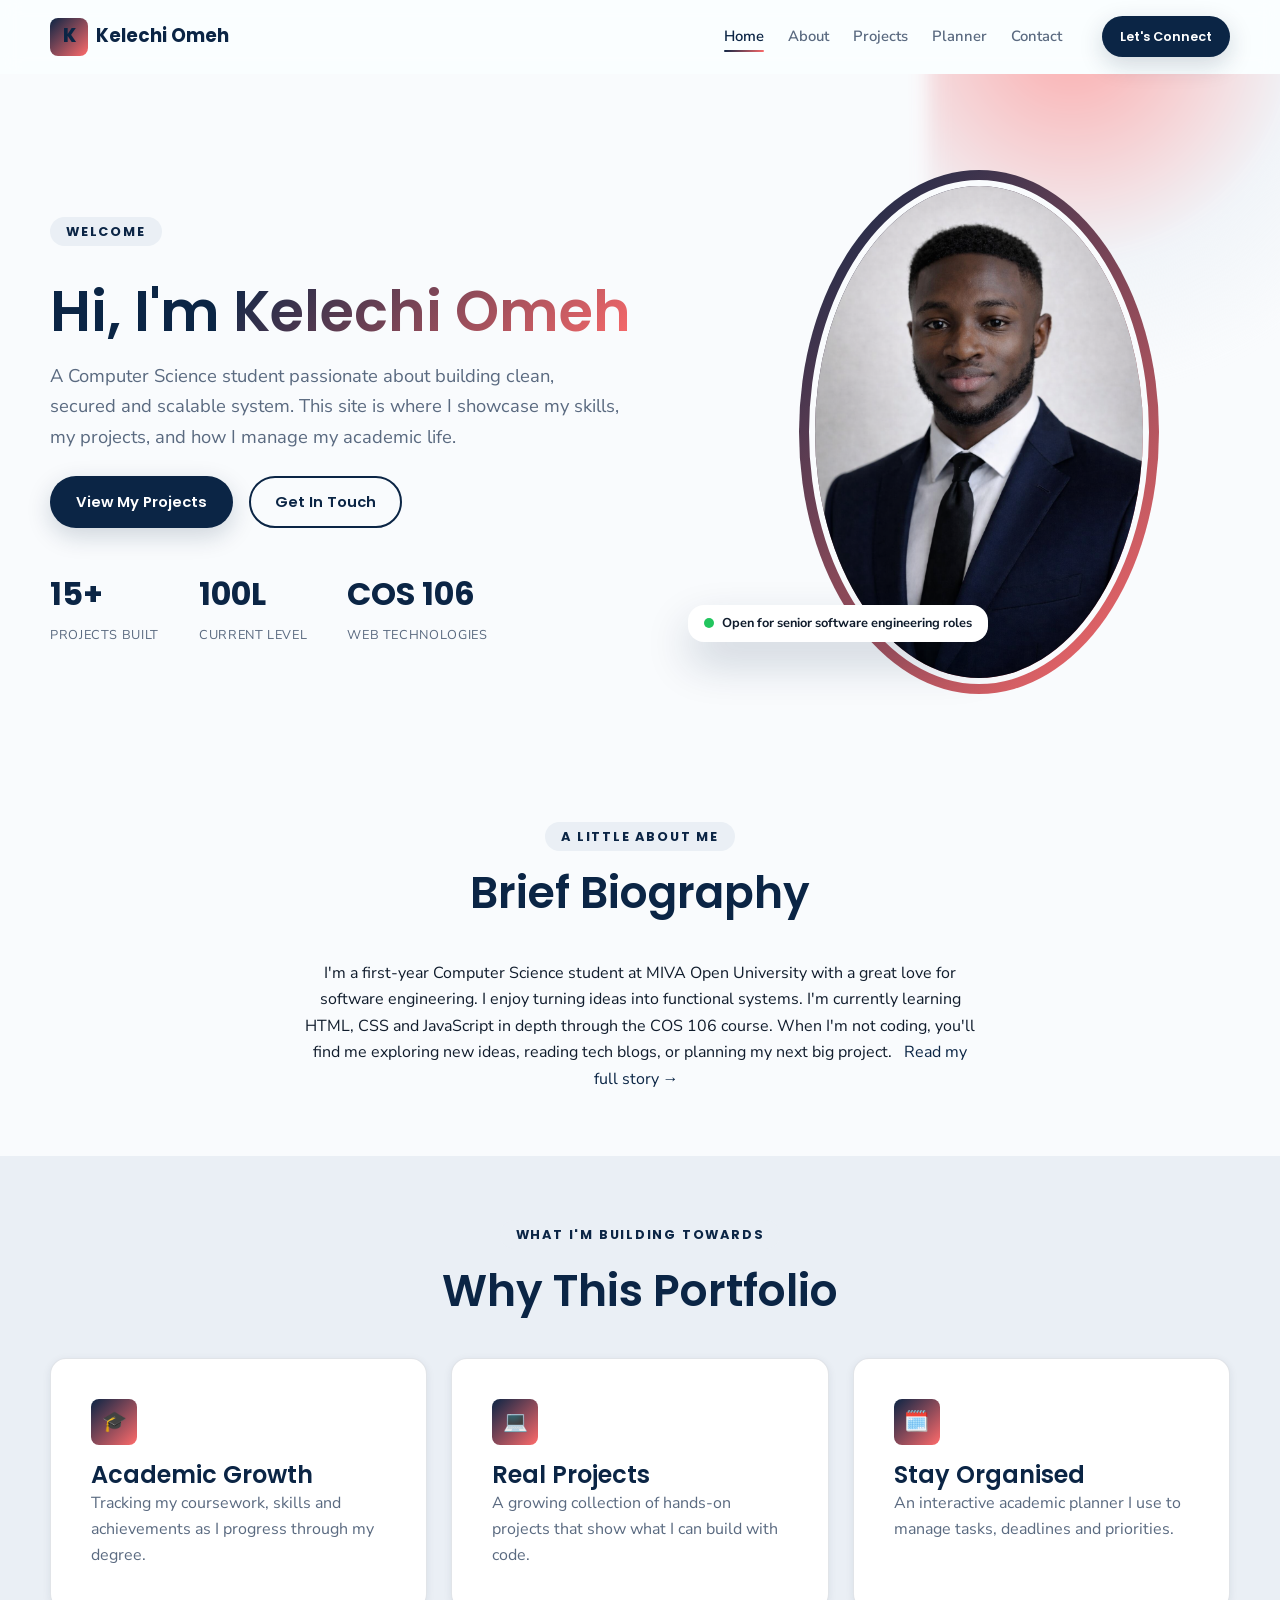
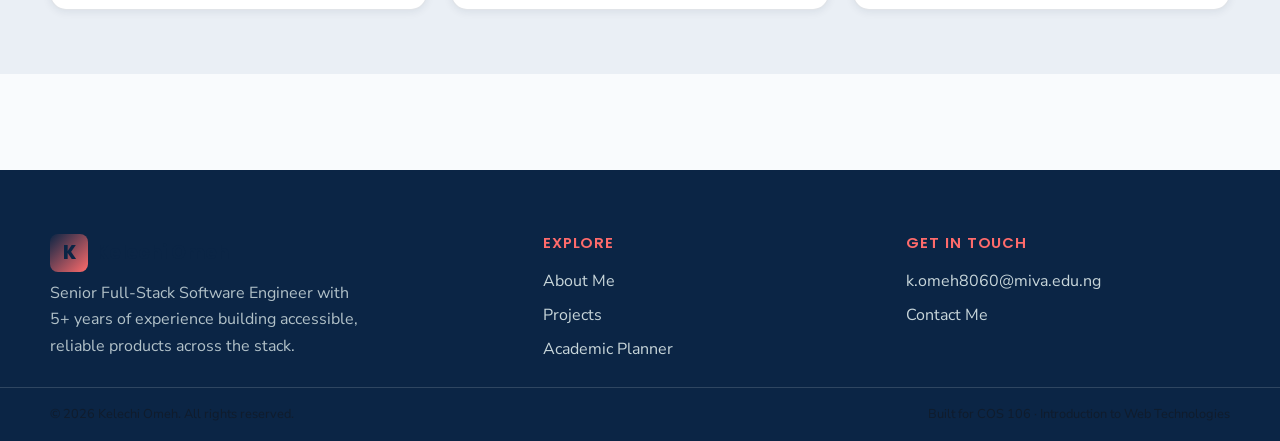
<file: index.html>
<!DOCTYPE html>
<html lang="en">

<head>
  <meta charset="UTF-8" />
  <meta name="viewport" content="width=device-width, initial-scale=1.0" />
  <title>Kelechi Omeh | Student Portfolio</title>
  <meta name="description"
    content="Personal academic portfolio of Kelechi Omeh. A Computer Science student showcasing skills, projects, and academic journey." />
  <link rel="icon" type="image/svg+xml" href="assets/images/favicon.svg" />
  <link rel="preconnect" href="https://fonts.googleapis.com" />
  <link rel="preconnect" href="https://fonts.gstatic.com" crossorigin />
  <link
    href="https://fonts.googleapis.com/css2?family=Poppins:wght@600;700;800&family=Nunito+Sans:wght@400;600;700&display=swap"
    rel="stylesheet" />
  <link rel="stylesheet" href="assets/css/main.css" />
</head>

<body>
  <a href="#main" class="skip-link">Skip to content</a>

  <header class="site-header">
    <div class="container">
      <a href="index.html" class="brand">
        <span class="brand-mark">K</span>
        Kelechi Omeh
      </a>

      <nav class="main-nav" id="main-nav">
        <ul class="nav-list">
          <li><a href="index.html" class="nav-link">Home</a></li>
          <li><a href="about.html" class="nav-link">About</a></li>
          <li><a href="projects.html" class="nav-link">Projects</a></li>
          <li><a href="planner.html" class="nav-link">Planner</a></li>
          <li><a href="contact.html" class="nav-link">Contact</a></li>
        </ul>
        <a href="contact.html" class="btn btn-primary btn-sm nav-cta">Let's Connect</a>
      </nav>

      <button class="nav-toggle" id="nav-toggle" aria-label="Toggle navigation menu" aria-expanded="false"
        aria-controls="main-nav">
        <span></span><span></span><span></span>
      </button>
    </div>
  </header>

  <main id="main">
    <!-- Hero -->
    <section class="hero">
      <div class="container">
        <div class="hero-copy">
          <span class="eyebrow">Welcome</span>
          <h1>Hi, I'm <span class="highlight">Kelechi Omeh</span></h1>
          <p>
            A Computer Science student passionate about building clean, secured and scalable system.
            This site is where I showcase my skills, my projects, and how I manage my academic life.
          </p>
          <div class="hero-actions">
            <a href="projects.html" class="btn btn-primary">View My Projects</a>
            <a href="contact.html" class="btn btn-outline">Get In Touch</a>
          </div>
          <div class="hero-stats">
            <div class="hero-stat">
              <strong>15+</strong>
              <span>Projects Built</span>
            </div>
            <div class="hero-stat">
              <strong>100L</strong>
              <span>Current Level</span>
            </div>
            <div class="hero-stat">
              <strong>COS 106</strong>
              <span>Web Technologies</span>
            </div>
          </div>
        </div>

        <div class="hero-figure">
          <div class="hero-photo-ring animate-float">
            <img src="assets/images/avatar.png" alt="Portrait photo of Kelechi Omeh" width="360" height="360" />
          </div>
          <div class="hero-badge">
            <span class="dot"></span>
            Open for senior software engineering roles
          </div>
        </div>
      </div>
    </section>

    <!-- Brief biography -->
    <section class="section section--tight">
      <div class="container">
        <div class="section-heading">
          <span class="eyebrow">A little about me</span>
          <h2>Brief Biography</h2>
        </div>
        <p style="max-width: 68ch; margin-inline: auto; text-align: center;">
          I'm a first-year Computer Science student at MIVA Open University with a great love for software
          engineering.
          I enjoy turning ideas into functional systems. I'm currently learning HTML,
          CSS and JavaScript in depth through the COS 106 course. When I'm not coding, you'll find me
          exploring new ideas, reading tech blogs, or planning my next big project.
          <a href="about.html" class="btn-ghost">Read my full story &rarr;</a>
        </p>
      </div>
    </section>

    <!-- Highlights -->
    <section class="section section--tight" style="background: var(--color-bg-alt);">
      <div class="container">
        <div class="section-heading">
          <span class="eyebrow">What I'm building towards</span>
          <h2>Why This Portfolio</h2>
        </div>
        <div class="feature-grid">
          <div class="card feature-card reveal">
            <div class="feature-icon">🎓</div>
            <h3>Academic Growth</h3>
            <p class="text-muted">Tracking my coursework, skills and achievements as I progress through my degree.</p>
          </div>
          <div class="card feature-card reveal">
            <div class="feature-icon">💻</div>
            <h3>Real Projects</h3>
            <p class="text-muted">A growing collection of hands-on projects that show what I can build with code.</p>
          </div>
          <div class="card feature-card reveal">
            <div class="feature-icon">🗓️</div>
            <h3>Stay Organised</h3>
            <p class="text-muted">An interactive academic planner I use to manage tasks, deadlines and priorities.</p>
          </div>
        </div>
      </div>
    </section>
  </main>

  <footer class="site-footer">
    <div class="container">
      <div class="footer-brand">
        <div class="brand"><span class="brand-mark">K</span> Kelechi Omeh</div>
        <p>Senior Full-Stack Software Engineer with 5+ years of experience building accessible, reliable products across
          the stack.</p>
      </div>
      <div>
        <h4 class="footer-heading">Explore</h4>
        <ul class="footer-links">
          <li><a href="about.html">About Me</a></li>
          <li><a href="projects.html">Projects</a></li>
          <li><a href="planner.html">Academic Planner</a></li>
        </ul>
      </div>
      <div>
        <h4 class="footer-heading">Get In Touch</h4>
        <ul class="footer-links">
          <li><a href="mailto:k.omeh8060@miva.edu.ng">k.omeh8060@miva.edu.ng</a></li>
          <li><a href="contact.html">Contact Me</a></li>
        </ul>
      </div>
    </div>
    <div class="footer-bottom">
      <div class="container">
        <p>&copy; <span id="year"></span> Kelechi Omeh. All rights reserved.</p>
        <p>Built for COS 106 &middot; Introduction to Web Technologies</p>
      </div>
    </div>
  </footer>

  <script type="module" src="assets/js/main.js"></script>
</body>

</html>
</file>
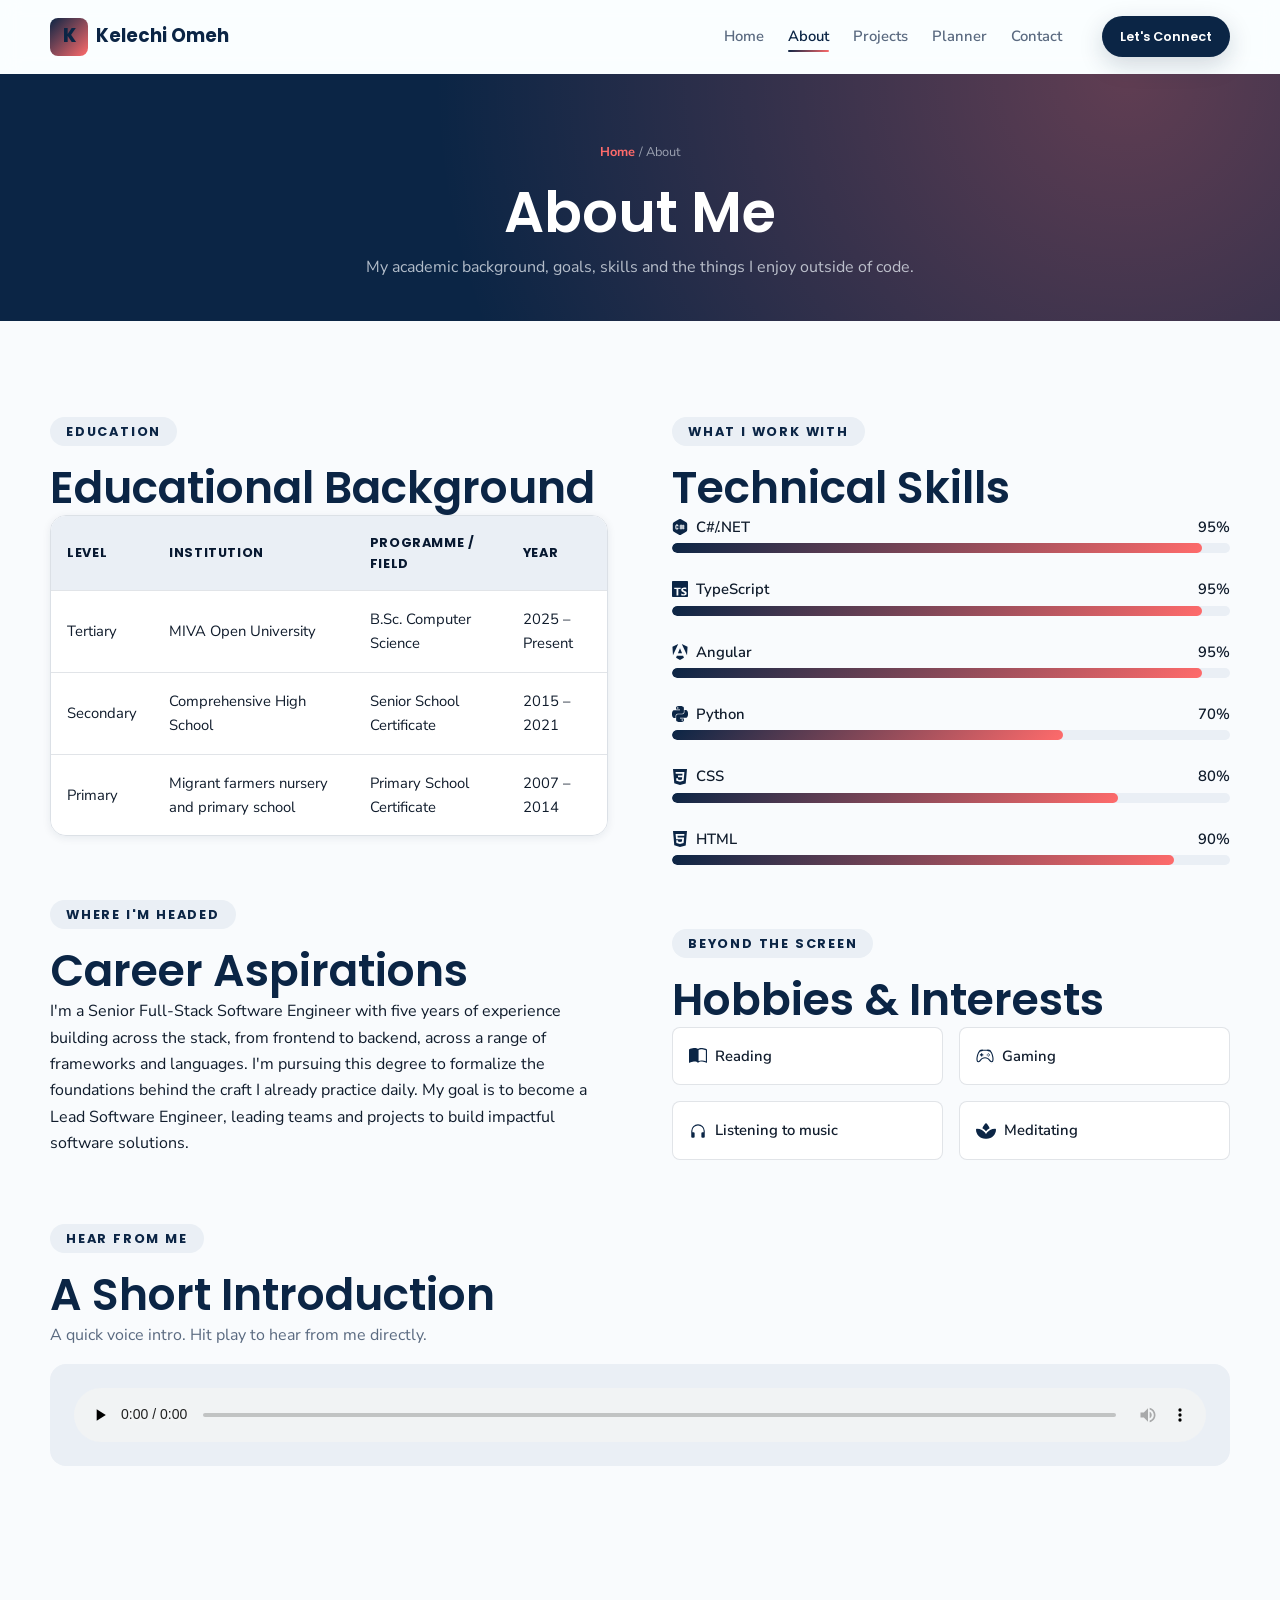
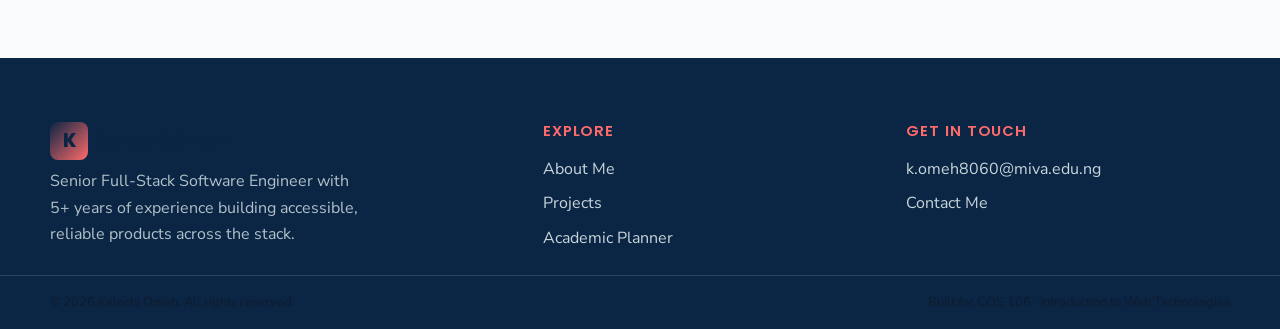
<file: about.html>
<!DOCTYPE html>
<html lang="en">

<head>
  <meta charset="UTF-8" />
  <meta name="viewport" content="width=device-width, initial-scale=1.0" />
  <title>About Me | Kelechi Omeh</title>
  <meta name="description"
    content="Educational background, career aspirations, technical skills and hobbies of Kelechi Omeh." />
  <link rel="icon" type="image/svg+xml" href="assets/images/favicon.svg" />
  <link rel="preconnect" href="https://fonts.googleapis.com" />
  <link rel="preconnect" href="https://fonts.gstatic.com" crossorigin />
  <link
    href="https://fonts.googleapis.com/css2?family=Poppins:wght@600;700;800&family=Nunito+Sans:wght@400;600;700&display=swap"
    rel="stylesheet" />
  <link rel="stylesheet" href="assets/css/main.css" />
</head>

<body>
  <a href="#main" class="skip-link">Skip to content</a>

  <header class="site-header">
    <div class="container">
      <a href="index.html" class="brand">
        <span class="brand-mark">K</span>
        Kelechi Omeh
      </a>

      <nav class="main-nav" id="main-nav">
        <ul class="nav-list">
          <li><a href="index.html" class="nav-link">Home</a></li>
          <li><a href="about.html" class="nav-link">About</a></li>
          <li><a href="projects.html" class="nav-link">Projects</a></li>
          <li><a href="planner.html" class="nav-link">Planner</a></li>
          <li><a href="contact.html" class="nav-link">Contact</a></li>
        </ul>
        <a href="contact.html" class="btn btn-primary btn-sm nav-cta">Let's Connect</a>
      </nav>

      <button class="nav-toggle" id="nav-toggle" aria-label="Toggle navigation menu" aria-expanded="false"
        aria-controls="main-nav">
        <span></span><span></span><span></span>
      </button>
    </div>
  </header>

  <main id="main">
    <section class="page-banner">
      <div class="container">
        <p class="breadcrumb"><a href="index.html">Home</a> / About</p>
        <h1>About Me</h1>
        <p class="text-muted">My academic background, goals, skills and the things I enjoy outside of code.</p>
      </div>
    </section>

    <section class="section">
      <div class="container">
        <div class="bio-grid">
          <div>
            <div class="about-block reveal">
              <span class="eyebrow">Education</span>
              <h2>Educational Background</h2>
              <div class="table-wrap">
                <table class="data-table">
                  <caption class="visually-hidden">A summary of my educational background</caption>
                  <thead>
                    <tr>
                      <th scope="col">Level</th>
                      <th scope="col">Institution</th>
                      <th scope="col">Programme / Field</th>
                      <th scope="col">Year</th>
                    </tr>
                  </thead>
                  <tbody>
                    <tr>
                      <td>Tertiary</td>
                      <td>MIVA Open University</td>
                      <td>B.Sc. Computer Science</td>
                      <td>2025 &ndash; Present</td>
                    </tr>
                    <tr>
                      <td>Secondary</td>
                      <td>Comprehensive High School</td>
                      <td>Senior School Certificate</td>
                      <td>2015 &ndash; 2021</td>
                    </tr>
                    <tr>
                      <td>Primary</td>
                      <td>Migrant farmers nursery and primary school</td>
                      <td>Primary School Certificate</td>
                      <td>2007 &ndash; 2014</td>
                    </tr>
                  </tbody>
                </table>
              </div>
            </div>

            <div class="about-block reveal">
              <span class="eyebrow">Where I'm headed</span>
              <h2>Career Aspirations</h2>
              <p>
                I'm a Senior Full-Stack Software Engineer with five years of experience building across the stack, from
                frontend to
                backend, across a range of frameworks and languages. I'm pursuing this degree to formalize the
                foundations behind the
                craft I already practice daily. My goal is to become a Lead Software Engineer, leading teams and
                projects to build impactful software solutions.
              </p>
            </div>
          </div>

          <div>
            <div class="about-block reveal">
              <span class="eyebrow">What I work with</span>
              <h2>Technical Skills</h2>
              <div class="skills-grid">
                <div class="skill-row">
                  <div class="skill-label">
                    <span class="skill-name">
                      <svg class="skill-icon" viewBox="0 0 24 24" width="16" height="16" fill="currentColor"
                        aria-hidden="true">
                        <path
                          d="M1.194 7.543v8.913c0 1.103.588 2.122 1.544 2.674l7.718 4.456a3.086 3.086 0 0 0 3.088 0l7.718-4.456a3.087 3.087 0 0 0 1.544-2.674V7.543a3.084 3.084 0 0 0-1.544-2.673L13.544.414a3.086 3.086 0 0 0-3.088 0L2.738 4.87a3.085 3.085 0 0 0-1.544 2.673Zm5.403 2.914v3.087a.77.77 0 0 0 .772.772.773.773 0 0 0 .772-.772.773.773 0 0 1 1.317-.546.775.775 0 0 1 .226.546 2.314 2.314 0 1 1-4.631 0v-3.087c0-.615.244-1.203.679-1.637a2.312 2.312 0 0 1 3.274 0c.434.434.678 1.023.678 1.637a.769.769 0 0 1-.226.545.767.767 0 0 1-1.091 0 .77.77 0 0 1-.226-.545.77.77 0 0 0-.772-.772.771.771 0 0 0-.772.772Zm12.35 3.087a.77.77 0 0 1-.772.772h-.772v.772a.773.773 0 0 1-1.544 0v-.772h-1.544v.772a.773.773 0 0 1-1.317.546.775.775 0 0 1-.226-.546v-.772H12a.771.771 0 1 1 0-1.544h.772v-1.543H12a.77.77 0 1 1 0-1.544h.772v-.772a.773.773 0 0 1 1.317-.546.775.775 0 0 1 .226.546v.772h1.544v-.772a.773.773 0 0 1 1.544 0v.772h.772a.772.772 0 0 1 0 1.544h-.772v1.543h.772a.776.776 0 0 1 .772.772Zm-3.088-2.315h-1.544v1.543h1.544v-1.543Z" />
                      </svg>
                      C#/.NET
                    </span>
                    <span>95%</span>
                  </div>
                  <div class="skill-bar"><span style="width: 95%;"></span></div>
                </div>
                <div class="skill-row">
                  <div class="skill-label">
                    <span class="skill-name">
                      <svg class="skill-icon" viewBox="0 0 24 24" width="16" height="16" fill="currentColor"
                        aria-hidden="true">
                        <path
                          d="M1.125 0C.502 0 0 .502 0 1.125v21.75C0 23.498.502 24 1.125 24h21.75c.623 0 1.125-.502 1.125-1.125V1.125C24 .502 23.498 0 22.875 0zm17.363 9.75c.612 0 1.154.037 1.627.111a6.38 6.38 0 0 1 1.306.34v2.458a3.95 3.95 0 0 0-.643-.361 5.093 5.093 0 0 0-.717-.26 5.453 5.453 0 0 0-1.426-.2c-.3 0-.573.028-.819.086a2.1 2.1 0 0 0-.623.242c-.17.104-.3.229-.393.374a.888.888 0 0 0-.14.49c0 .196.053.373.156.529.104.156.252.304.443.444s.423.276.696.41c.273.135.582.274.926.416.47.197.892.407 1.266.628.374.222.695.473.963.753.268.279.472.598.614.957.142.359.214.776.214 1.253 0 .657-.125 1.21-.373 1.656a3.033 3.033 0 0 1-1.012 1.085 4.38 4.38 0 0 1-1.487.596c-.566.12-1.163.18-1.79.18a9.916 9.916 0 0 1-1.84-.164 5.544 5.544 0 0 1-1.512-.493v-2.63a5.033 5.033 0 0 0 3.237 1.2c.333 0 .624-.03.872-.09.249-.06.456-.144.623-.25.166-.108.29-.234.373-.38a1.023 1.023 0 0 0-.074-1.089 2.12 2.12 0 0 0-.537-.5 5.597 5.597 0 0 0-.807-.444 27.72 27.72 0 0 0-1.007-.436c-.918-.383-1.602-.852-2.053-1.405-.45-.553-.676-1.222-.676-2.005 0-.614.123-1.141.369-1.582.246-.441.58-.804 1.004-1.089a4.494 4.494 0 0 1 1.47-.629 7.536 7.536 0 0 1 1.77-.201zm-15.113.188h9.563v2.166H9.506v9.646H6.789v-9.646H3.375z" />
                      </svg>
                      TypeScript
                    </span>
                    <span>95%</span>
                  </div>
                  <div class="skill-bar"><span style="width: 95%;"></span></div>
                </div>

                <div class="skill-row">
                  <div class="skill-label">
                    <span class="skill-name">
                      <svg class="skill-icon" viewBox="0 0 24 24" width="16" height="16" fill="currentColor"
                        aria-hidden="true">
                        <path
                          d="M16.712 17.711H7.288l-1.204 2.916L12 24l5.916-3.373-1.204-2.916ZM14.692 0l7.832 16.855.814-12.856L14.692 0ZM9.308 0 .662 3.999l.814 12.856L9.308 0Zm-.405 13.93h6.198L12 6.396 8.903 13.93Z" />
                      </svg>
                      Angular
                    </span>
                    <span>95%</span>
                  </div>
                  <div class="skill-bar"><span style="width: 95%;"></span></div>
                </div>
                <div class="skill-row">
                  <div class="skill-label">
                    <span class="skill-name">
                      <svg class="skill-icon" viewBox="0 0 24 24" width="16" height="16" fill="currentColor"
                        aria-hidden="true">
                        <path
                          d="M14.25.18l.9.2.73.26.59.3.45.32.34.34.25.34.16.33.1.3.04.26.02.2-.01.13V8.5l-.05.63-.13.55-.21.46-.26.38-.3.31-.33.25-.35.19-.35.14-.33.1-.3.07-.26.04-.21.02H8.77l-.69.05-.59.14-.5.22-.41.27-.33.32-.27.35-.2.36-.15.37-.1.35-.07.32-.04.27-.02.21v3.06H3.17l-.21-.03-.28-.07-.32-.12-.35-.18-.36-.26-.36-.36-.35-.46-.32-.59-.28-.73-.21-.88-.14-1.05-.05-1.23.06-1.22.16-1.04.24-.87.32-.71.36-.57.4-.44.42-.33.42-.24.4-.16.36-.1.32-.05.24-.01h.16l.06.01h8.16v-.83H6.18l-.01-2.75-.02-.37.05-.34.11-.31.17-.28.25-.26.31-.23.38-.2.44-.18.51-.15.58-.12.64-.1.71-.06.77-.04.84-.02 1.27.05zm-6.3 1.98l-.23.33-.08.41.08.41.23.34.33.22.41.09.41-.09.33-.22.23-.34.08-.41-.08-.41-.23-.33-.33-.22-.41-.09-.41.09zm13.09 3.95l.28.06.32.12.35.18.36.27.36.35.35.47.32.59.28.73.21.88.14 1.04.05 1.23-.06 1.23-.16 1.04-.24.86-.32.71-.36.57-.4.45-.42.33-.42.24-.4.16-.36.09-.32.05-.24.02-.16-.01h-8.22v.82h5.84l.01 2.76.02.36-.05.34-.11.31-.17.29-.25.25-.31.24-.38.2-.44.17-.51.15-.58.13-.64.09-.71.07-.77.04-.84.01-1.27-.04-1.07-.14-.9-.2-.73-.25-.59-.3-.45-.33-.34-.34-.25-.34-.16-.33-.1-.3-.04-.25-.02-.2.01-.13v-5.34l.05-.64.13-.54.21-.46.26-.38.3-.32.33-.24.35-.2.35-.14.33-.1.3-.06.26-.04.21-.02.13-.01h5.84l.69-.05.59-.14.5-.21.41-.28.33-.32.27-.35.2-.36.15-.36.1-.35.07-.32.04-.28.02-.21V6.07h2.09l.14.01zm-6.47 14.25l-.23.33-.08.41.08.41.23.33.33.23.41.08.41-.08.33-.23.23-.33.08-.41-.08-.41-.23-.33-.33-.23-.41-.08-.41.08z" />
                      </svg>
                      Python
                    </span>
                    <span>70%</span>
                  </div>
                  <div class="skill-bar"><span style="width: 70%;"></span></div>
                </div>
                <div class="skill-row">
                  <div class="skill-label">
                    <span class="skill-name">
                      <svg class="skill-icon" viewBox="0 0 24 24" width="16" height="16" fill="currentColor"
                        aria-hidden="true">
                        <path
                          d="M1.5 0h21l-1.91 21.563L11.977 24l-8.565-2.438L1.5 0zm17.09 4.413L5.41 4.41l.213 2.622 10.125.002-.255 2.716h-6.64l.24 2.573h6.182l-.366 3.523-2.91.804-2.956-.81-.188-2.11h-2.61l.29 3.855L12 19.288l5.373-1.53L18.59 4.414z" />
                      </svg>
                      CSS
                    </span>
                    <span>80%</span>
                  </div>
                  <div class="skill-bar"><span style="width: 80%;"></span></div>
                </div>
                <div class="skill-row">
                  <div class="skill-label">
                    <span class="skill-name">
                      <svg class="skill-icon" viewBox="0 0 24 24" width="16" height="16" fill="currentColor"
                        aria-hidden="true">
                        <path
                          d="M1.5 0h21l-1.91 21.563L11.977 24l-8.564-2.438L1.5 0zm7.031 9.75l-.232-2.718 10.059.003.23-2.622L5.412 4.41l.698 8.01h9.126l-.326 3.426-2.91.804-2.955-.81-.188-2.11H6.248l.33 4.171L12 19.351l5.379-1.443.744-8.157H8.531z" />
                      </svg>
                      HTML
                    </span>
                    <span>90%</span>
                  </div>
                  <div class="skill-bar"><span style="width: 90%;"></span></div>
                </div>
              </div>
            </div>

            <div class="about-block reveal">
              <span class="eyebrow">Beyond the screen</span>
              <h2>Hobbies &amp; Interests</h2>
              <ul class="hobby-list">
                <li class="hobby-item">
                  <svg class="hobby-icon" viewBox="0 0 16 16" width="18" height="18" fill="currentColor"
                    aria-hidden="true">
                    <path
                      d="M8.5 2.687c.654-.689 1.782-.886 3.112-.752 1.234.124 2.503.523 3.388.893v9.923c-.918-.35-2.107-.692-3.287-.81-1.094-.111-2.278-.039-3.213.492zM8 1.783C7.015.936 5.587.81 4.287.94c-1.514.153-3.042.672-3.994 1.105A.5.5 0 0 0 0 2.5v11a.5.5 0 0 0 .707.455c.882-.4 2.303-.881 3.68-1.02 1.409-.142 2.59.087 3.223.877a.5.5 0 0 0 .78 0c.633-.79 1.814-1.019 3.222-.877 1.378.139 2.8.62 3.681 1.02A.5.5 0 0 0 16 13.5v-11a.5.5 0 0 0-.293-.455c-.952-.433-2.48-.952-3.994-1.105C10.413.809 8.985.936 8 1.783" />
                  </svg>
                  Reading
                </li>
                <li class="hobby-item">
                  <svg class="hobby-icon" viewBox="0 0 16 16" width="18" height="18" fill="currentColor"
                    aria-hidden="true">
                    <path
                      d="M11.5 6.027a.5.5 0 1 1-1 0 .5.5 0 0 1 1 0m-1.5 1.5a.5.5 0 1 0 0-1 .5.5 0 0 0 0 1m2.5-.5a.5.5 0 1 1-1 0 .5.5 0 0 1 1 0m-1.5 1.5a.5.5 0 1 0 0-1 .5.5 0 0 0 0 1m-6.5-3h1v1h1v1h-1v1h-1v-1h-1v-1h1z" />
                    <path
                      d="M3.051 3.26a.5.5 0 0 1 .354-.613l1.932-.518a.5.5 0 0 1 .62.39c.655-.079 1.35-.117 2.043-.117.72 0 1.443.041 2.12.126a.5.5 0 0 1 .622-.399l1.932.518a.5.5 0 0 1 .306.729q.211.136.373.297c.408.408.78 1.05 1.095 1.772.32.733.599 1.591.805 2.466s.34 1.78.364 2.606c.024.816-.059 1.602-.328 2.21a1.42 1.42 0 0 1-1.445.83c-.636-.067-1.115-.394-1.513-.773-.245-.232-.496-.526-.739-.808-.126-.148-.25-.292-.368-.423-.728-.804-1.597-1.527-3.224-1.527s-2.496.723-3.224 1.527c-.119.131-.242.275-.368.423-.243.282-.494.575-.739.808-.398.38-.877.706-1.513.773a1.42 1.42 0 0 1-1.445-.83c-.27-.608-.352-1.395-.329-2.21.024-.826.16-1.73.365-2.606.206-.875.486-1.733.805-2.466.315-.722.687-1.364 1.094-1.772a2.3 2.3 0 0 1 .433-.335l-.028-.079zm2.036.412c-.877.185-1.469.443-1.733.708-.276.276-.587.783-.885 1.465a14 14 0 0 0-.748 2.295 12.4 12.4 0 0 0-.339 2.406c-.022.755.062 1.368.243 1.776a.42.42 0 0 0 .426.24c.327-.034.61-.199.929-.502.212-.202.4-.423.615-.674.133-.156.276-.323.44-.504C4.861 9.969 5.978 9.027 8 9.027s3.139.942 3.965 1.855c.164.181.307.348.44.504.214.251.403.472.615.674.318.303.601.468.929.503a.42.42 0 0 0 .426-.241c.18-.408.265-1.02.243-1.776a12.4 12.4 0 0 0-.339-2.406 14 14 0 0 0-.748-2.295c-.298-.682-.61-1.19-.885-1.465-.264-.265-.856-.523-1.733-.708-.85-.179-1.877-.27-2.913-.27s-2.063.091-2.913.27" />
                  </svg>
                  Gaming
                </li>
                <li class="hobby-item">
                  <svg class="hobby-icon" viewBox="0 0 16 16" width="18" height="18" fill="currentColor"
                    aria-hidden="true">
                    <path
                      d="M8 3a5 5 0 0 0-5 5v1h1a1 1 0 0 1 1 1v3a1 1 0 0 1-1 1H3a1 1 0 0 1-1-1V8a6 6 0 1 1 12 0v5a1 1 0 0 1-1 1h-1a1 1 0 0 1-1-1v-3a1 1 0 0 1 1-1h1V8a5 5 0 0 0-5-5" />
                  </svg>
                  Listening to music
                </li>
                <li class="hobby-item">
                  <svg class="hobby-icon" viewBox="0 0 576 512" width="20" height="18" fill="currentColor"
                    aria-hidden="true">
                    <path
                      d="M169.7 227.5c34.3 18.7 64.5 44.1 88.8 74.5 11.1 13.9 21 28.9 29.4 44.8 8.5-15.9 18.3-30.8 29.4-44.8 24.3-30.5 54.5-55.9 88.8-74.5 41.7-22.7 89.4-35.5 139.7-35.5l9.9 0c11.1 0 20.1 9 20.1 20.1 0 148-119.9 267.9-267.9 267.9l-40.2 0C119.9 480 0 360.1 0 212.1 0 201 9 192 20.1 192l9.9 0c50.4 0 98.1 12.8 139.7 35.5zM303.9 38c16.9 15.9 61.4 63.4 89 142.3-40.1 20.2-75.8 48.2-104.9 82.1-29.2-33.9-64.8-61.8-104.9-82.1 27.6-78.9 72.2-126.4 89-142.3 4.3-4.1 10-6 15.9-6s11.6 2 15.9 6z" />
                  </svg>
                  Meditating
                </li>
              </ul>
            </div>
          </div>
        </div>

        <div class="about-block reveal" style="margin-top: var(--space-xl);">
          <span class="eyebrow">Hear from me</span>
          <h2>A Short Introduction</h2>
          <p class="text-muted" style="margin-bottom: var(--space-sm);">
            A quick voice intro. Hit play to hear from me directly.
          </p>
          <div class="media-block">
            <audio controls preload="none">
              <source src="assets/media/intro-audio.mp4" type="audio/mp4" />
              Your browser does not support the audio element.
            </audio>
          </div>
        </div>
      </div>
    </section>
  </main>

  <footer class="site-footer">
    <div class="container">
      <div class="footer-brand">
        <div class="brand"><span class="brand-mark">K</span> Kelechi Omeh</div>
        <p>Senior Full-Stack Software Engineer with 5+ years of experience building accessible, reliable products across
          the stack.</p>
      </div>
      <div>
        <h4 class="footer-heading">Explore</h4>
        <ul class="footer-links">
          <li><a href="about.html">About Me</a></li>
          <li><a href="projects.html">Projects</a></li>
          <li><a href="planner.html">Academic Planner</a></li>
        </ul>
      </div>
      <div>
        <h4 class="footer-heading">Get In Touch</h4>
        <ul class="footer-links">
          <li><a href="mailto:k.omeh8060@miva.edu.ng">k.omeh8060@miva.edu.ng</a></li>
          <li><a href="contact.html">Contact Me</a></li>
        </ul>
      </div>
    </div>
    <div class="footer-bottom">
      <div class="container">
        <p>&copy; <span id="year"></span> Kelechi Omeh. All rights reserved.</p>
        <p>Built for COS 106 &middot; Introduction to Web Technologies</p>
      </div>
    </div>
  </footer>

  <script type="module" src="assets/js/main.js"></script>
</body>

</html>
</file>
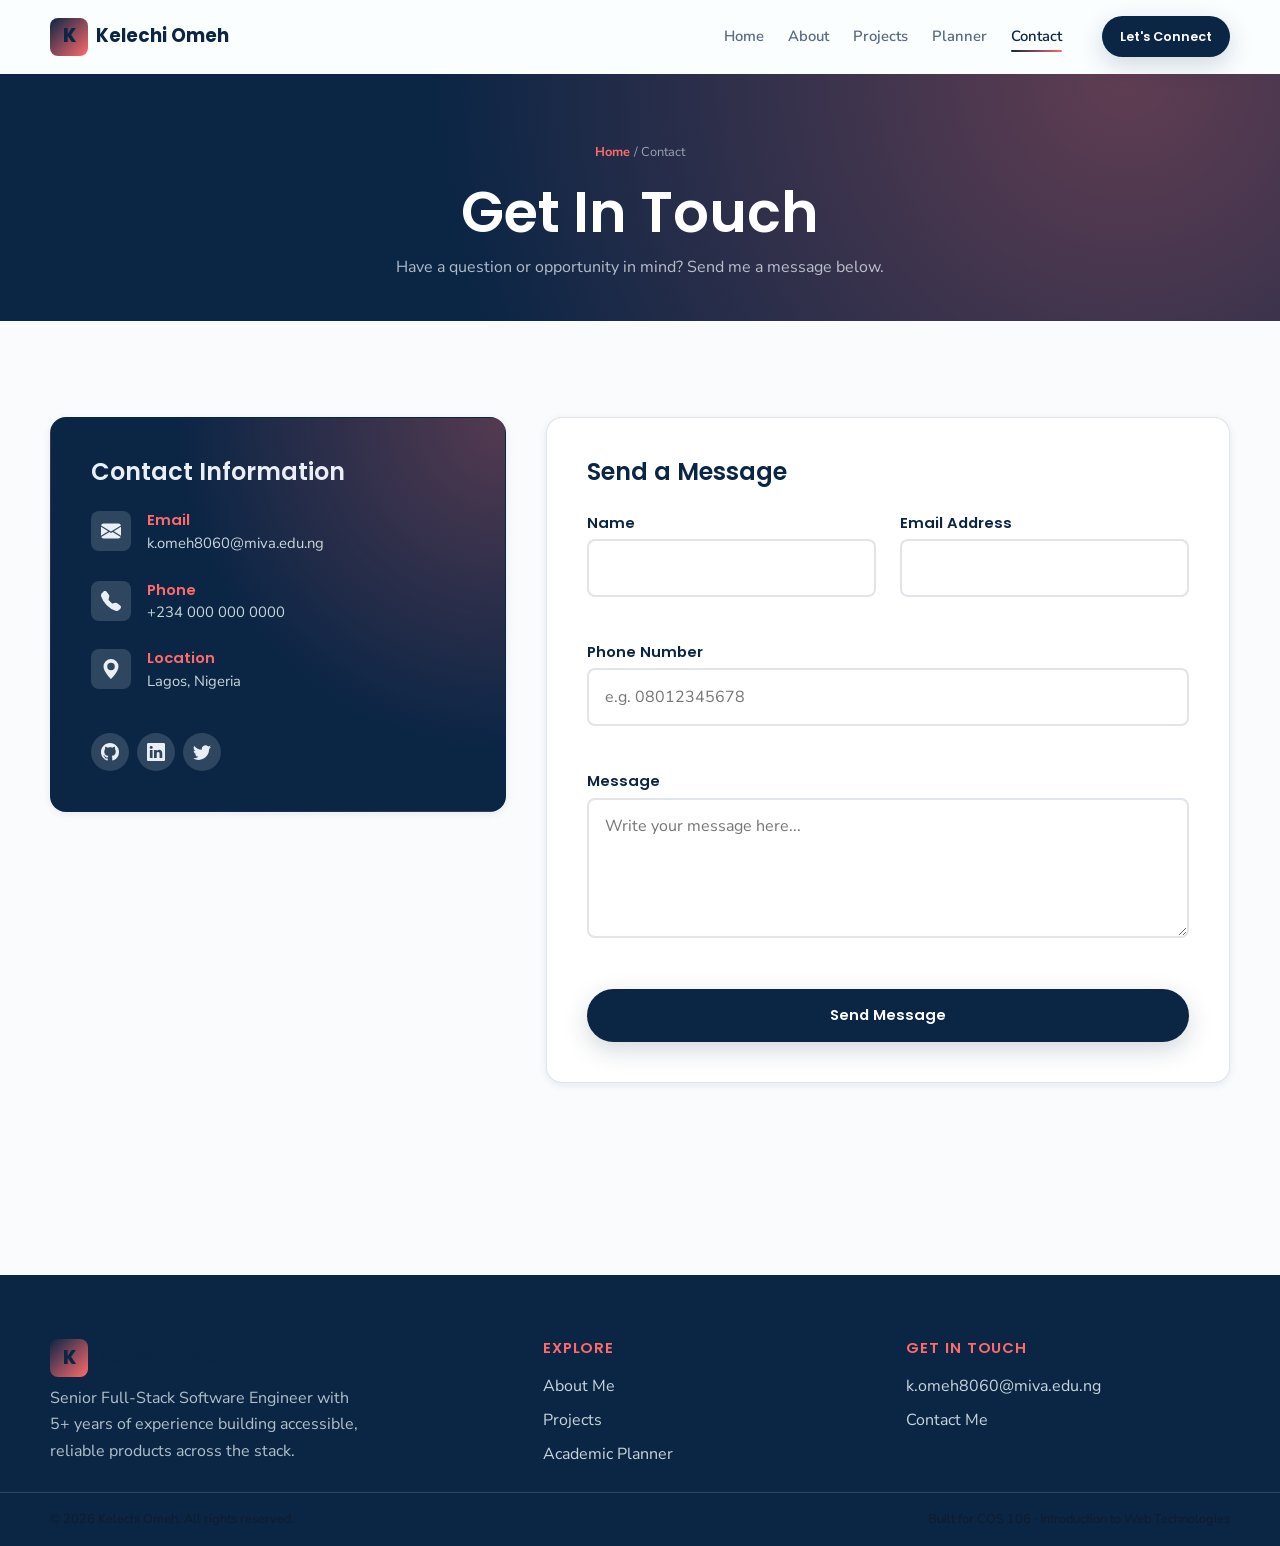
<file: contact.html>
<!DOCTYPE html>
<html lang="en">

<head>
  <meta charset="UTF-8" />
  <meta name="viewport" content="width=device-width, initial-scale=1.0" />
  <title>Contact | Kelechi Omeh</title>
  <meta name="description" content="Get in touch with Kelechi Omeh via the contact form, email or social links." />
  <link rel="icon" type="image/svg+xml" href="assets/images/favicon.svg" />
  <link rel="preconnect" href="https://fonts.googleapis.com" />
  <link rel="preconnect" href="https://fonts.gstatic.com" crossorigin />
  <link
    href="https://fonts.googleapis.com/css2?family=Poppins:wght@600;700;800&family=Nunito+Sans:wght@400;600;700&display=swap"
    rel="stylesheet" />
  <link rel="stylesheet" href="assets/css/main.css" />
</head>

<body>
  <a href="#main" class="skip-link">Skip to content</a>

  <header class="site-header">
    <div class="container">
      <a href="index.html" class="brand">
        <span class="brand-mark">K</span>
        Kelechi Omeh
      </a>

      <nav class="main-nav" id="main-nav">
        <ul class="nav-list">
          <li><a href="index.html" class="nav-link">Home</a></li>
          <li><a href="about.html" class="nav-link">About</a></li>
          <li><a href="projects.html" class="nav-link">Projects</a></li>
          <li><a href="planner.html" class="nav-link">Planner</a></li>
          <li><a href="contact.html" class="nav-link">Contact</a></li>
        </ul>
        <a href="contact.html" class="btn btn-primary btn-sm nav-cta">Let's Connect</a>
      </nav>

      <button class="nav-toggle" id="nav-toggle" aria-label="Toggle navigation menu" aria-expanded="false"
        aria-controls="main-nav">
        <span></span><span></span><span></span>
      </button>
    </div>
  </header>

  <main id="main">
    <section class="page-banner">
      <div class="container">
        <p class="breadcrumb"><a href="index.html">Home</a> / Contact</p>
        <h1>Get In Touch</h1>
        <p class="text-muted">Have a question or opportunity in mind? Send me a message below.</p>
      </div>
    </section>

    <section class="section">
      <div class="container">
        <div class="contact-layout">
          <div class="card contact-info-card">
            <h3>Contact Information</h3>
            <div class="contact-info-list">
              <div class="contact-info-item">
                <span class="contact-info-icon">
                  <svg viewBox="0 0 16 16" width="20" height="20" fill="currentColor" aria-hidden="true">
                    <path d="M.05 3.555A2 2 0 0 1 2 2h12a2 2 0 0 1 1.95 1.555L8 8.414zM0 4.697v7.104l5.803-3.558zM6.761 8.83l-6.57 4.027A2 2 0 0 0 2 14h12a2 2 0 0 0 1.808-1.144l-6.57-4.027L8 9.586zm3.436-.586L16 11.801V4.697z" />
                  </svg>
                </span>
                <div>
                  <h4>Email</h4>
                  <a href="mailto:k.omeh8060@miva.edu.ng">k.omeh8060@miva.edu.ng</a>
                </div>
              </div>
              <div class="contact-info-item">
                <span class="contact-info-icon">
                  <svg viewBox="0 0 16 16" width="20" height="20" fill="currentColor" aria-hidden="true">
                    <path fill-rule="evenodd" d="M1.885.511a1.745 1.745 0 0 1 2.61.163L6.29 2.98c.329.423.445.974.315 1.494l-.547 2.19a.68.68 0 0 0 .178.643l2.457 2.457a.68.68 0 0 0 .644.178l2.189-.547a1.75 1.75 0 0 1 1.494.315l2.306 1.794c.829.645.905 1.87.163 2.611l-1.034 1.034c-.74.74-1.846 1.065-2.877.702a18.6 18.6 0 0 1-7.01-4.42 18.6 18.6 0 0 1-4.42-7.009c-.362-1.03-.037-2.137.703-2.877z" />
                  </svg>
                </span>
                <div>
                  <h4>Phone</h4>
                  <p>+234 000 000 0000</p>
                </div>
              </div>
              <div class="contact-info-item">
                <span class="contact-info-icon">
                  <svg viewBox="0 0 16 16" width="20" height="20" fill="currentColor" aria-hidden="true">
                    <path d="M8 16s6-5.686 6-10A6 6 0 0 0 2 6c0 4.314 6 10 6 10m0-7a3 3 0 1 1 0-6 3 3 0 0 1 0 6" />
                  </svg>
                </span>
                <div>
                  <h4>Location</h4>
                  <p>Lagos, Nigeria</p>
                </div>
              </div>
            </div>
            <div class="contact-social">
              <a href="https://github.com/pixelpips" target="_blank" rel="noopener noreferrer"
                aria-label="GitHub profile">
                <svg class="social-icon" viewBox="0 0 16 16" width="18" height="18" fill="currentColor"
                  aria-hidden="true">
                  <path
                    d="M8 0C3.58 0 0 3.58 0 8c0 3.54 2.29 6.53 5.47 7.59.4.07.55-.17.55-.38 0-.19-.01-.82-.01-1.49-2.01.37-2.53-.49-2.69-.94-.09-.23-.48-.94-.82-1.13-.28-.15-.68-.52-.01-.53.63-.01 1.08.58 1.23.82.72 1.21 1.87.87 2.33.66.07-.52.28-.87.51-1.07-1.78-.2-3.64-.89-3.64-3.95 0-.87.31-1.59.82-2.15-.08-.2-.36-1.02.08-2.12 0 0 .67-.21 2.2.82.64-.18 1.32-.27 2-.27.68 0 1.36.09 2 .27 1.53-1.04 2.2-.82 2.2-.82.44 1.1.16 1.92.08 2.12.51.56.82 1.27.82 2.15 0 3.07-1.87 3.75-3.65 3.95.29.25.54.73.54 1.48 0 1.07-.01 1.93-.01 2.2 0 .21.15.46.55.38A8.01 8.01 0 0 0 16 8c0-4.42-3.58-8-8-8z" />
                </svg>
              </a>
              <a href="https://linkedin.com/in/pixelpips" target="_blank" rel="noopener noreferrer"
                aria-label="LinkedIn profile">
                <svg class="social-icon" viewBox="0 0 16 16" width="18" height="18" fill="currentColor"
                  aria-hidden="true">
                  <path
                    d="M0 1.146C0 .513.526 0 1.175 0h13.65C15.474 0 16 .513 16 1.146v13.708c0 .633-.526 1.146-1.175 1.146H1.175C.526 16 0 15.487 0 14.854V1.146zm4.943 12.248V6.169H2.542v7.225h2.401zm-1.2-8.212c.837 0 1.358-.554 1.358-1.248-.015-.709-.52-1.248-1.342-1.248-.822 0-1.359.54-1.359 1.248 0 .694.521 1.248 1.327 1.248h.016zm4.908 8.212V9.359c0-.216.016-.432.08-.586.173-.431.568-.878 1.232-.878.869 0 1.216.662 1.216 1.634v3.865h2.401V9.25c0-2.22-1.184-3.252-2.764-3.252-1.274 0-1.845.7-2.165 1.193v.025h-.016l.016-.025V6.169h-2.4c.03.678 0 7.225 0 7.225h2.4z" />
                </svg>
              </a>
              <a href="https://twitter.com/kellyncodes" target="_blank" rel="noopener noreferrer"
                aria-label="Twitter profile">
                <svg class="social-icon" viewBox="0 0 16 16" width="18" height="18" fill="currentColor"
                  aria-hidden="true">
                  <path
                    d="M5.026 15c6.038 0 9.341-5.003 9.341-9.334 0-.14 0-.282-.006-.422A6.685 6.685 0 0 0 16 3.542a6.658 6.658 0 0 1-1.889.518 3.301 3.301 0 0 0 1.447-1.817 6.533 6.533 0 0 1-2.087.793A3.286 3.286 0 0 0 7.875 6.03a9.325 9.325 0 0 1-6.767-3.429 3.289 3.289 0 0 0 1.018 4.382A3.323 3.323 0 0 1 .64 6.575v.045a3.288 3.288 0 0 0 2.632 3.218 3.203 3.203 0 0 1-.865.115 3.23 3.23 0 0 1-.614-.057 3.283 3.283 0 0 0 3.067 2.277A6.588 6.588 0 0 1 .78 13.58a6.32 6.32 0 0 1-.78-.045A9.344 9.344 0 0 0 5.026 15z" />
                </svg>
              </a>
            </div>
          </div>

          <div class="card contact-form-card">
            <h3 style="margin-bottom: var(--space-md);">Send a Message</h3>
            <form id="contact-form" novalidate>
              <div class="form-row">
                <div class="form-group">
                  <label class="form-label" for="name">Name</label>
                  <input type="text" id="name" name="name" class="form-control" autocomplete="name" />
                  <span class="form-error" id="name-error"></span>
                </div>
                <div class="form-group">
                  <label class="form-label" for="email">Email Address</label>
                  <input type="email" id="email" name="email" class="form-control" autocomplete="email" />
                  <span class="form-error" id="email-error"></span>
                </div>
              </div>

              <div class="form-group">
                <label class="form-label" for="phone">Phone Number</label>
                <input type="tel" id="phone" name="phone" class="form-control" placeholder="e.g. 08012345678"
                  autocomplete="tel" />
                <span class="form-error" id="phone-error"></span>
              </div>

              <div class="form-group">
                <label class="form-label" for="message">Message</label>
                <textarea id="message" name="message" class="form-control"
                  placeholder="Write your message here..."></textarea>
                <span class="form-error" id="message-error"></span>
              </div>

              <button type="submit" class="btn btn-primary btn-block">Send Message</button>
            </form>
          </div>
        </div>
      </div>
    </section>
  </main>

  <footer class="site-footer">
    <div class="container">
      <div class="footer-brand">
        <div class="brand"><span class="brand-mark">K</span> Kelechi Omeh</div>
        <p>Senior Full-Stack Software Engineer with 5+ years of experience building accessible, reliable products across the stack.</p>
      </div>
      <div>
        <h4 class="footer-heading">Explore</h4>
        <ul class="footer-links">
          <li><a href="about.html">About Me</a></li>
          <li><a href="projects.html">Projects</a></li>
          <li><a href="planner.html">Academic Planner</a></li>
        </ul>
      </div>
      <div>
        <h4 class="footer-heading">Get In Touch</h4>
        <ul class="footer-links">
          <li><a href="mailto:k.omeh8060@miva.edu.ng">k.omeh8060@miva.edu.ng</a></li>
          <li><a href="contact.html">Contact Me</a></li>
        </ul>
      </div>
    </div>
    <div class="footer-bottom">
      <div class="container">
        <p>&copy; <span id="year"></span> Kelechi Omeh. All rights reserved.</p>
        <p>Built for COS 106 &middot; Introduction to Web Technologies</p>
      </div>
    </div>
  </footer>

  <script type="module" src="assets/js/main.js"></script>
  <script type="module" src="assets/js/contact.js"></script>
</body>

</html>
</file>
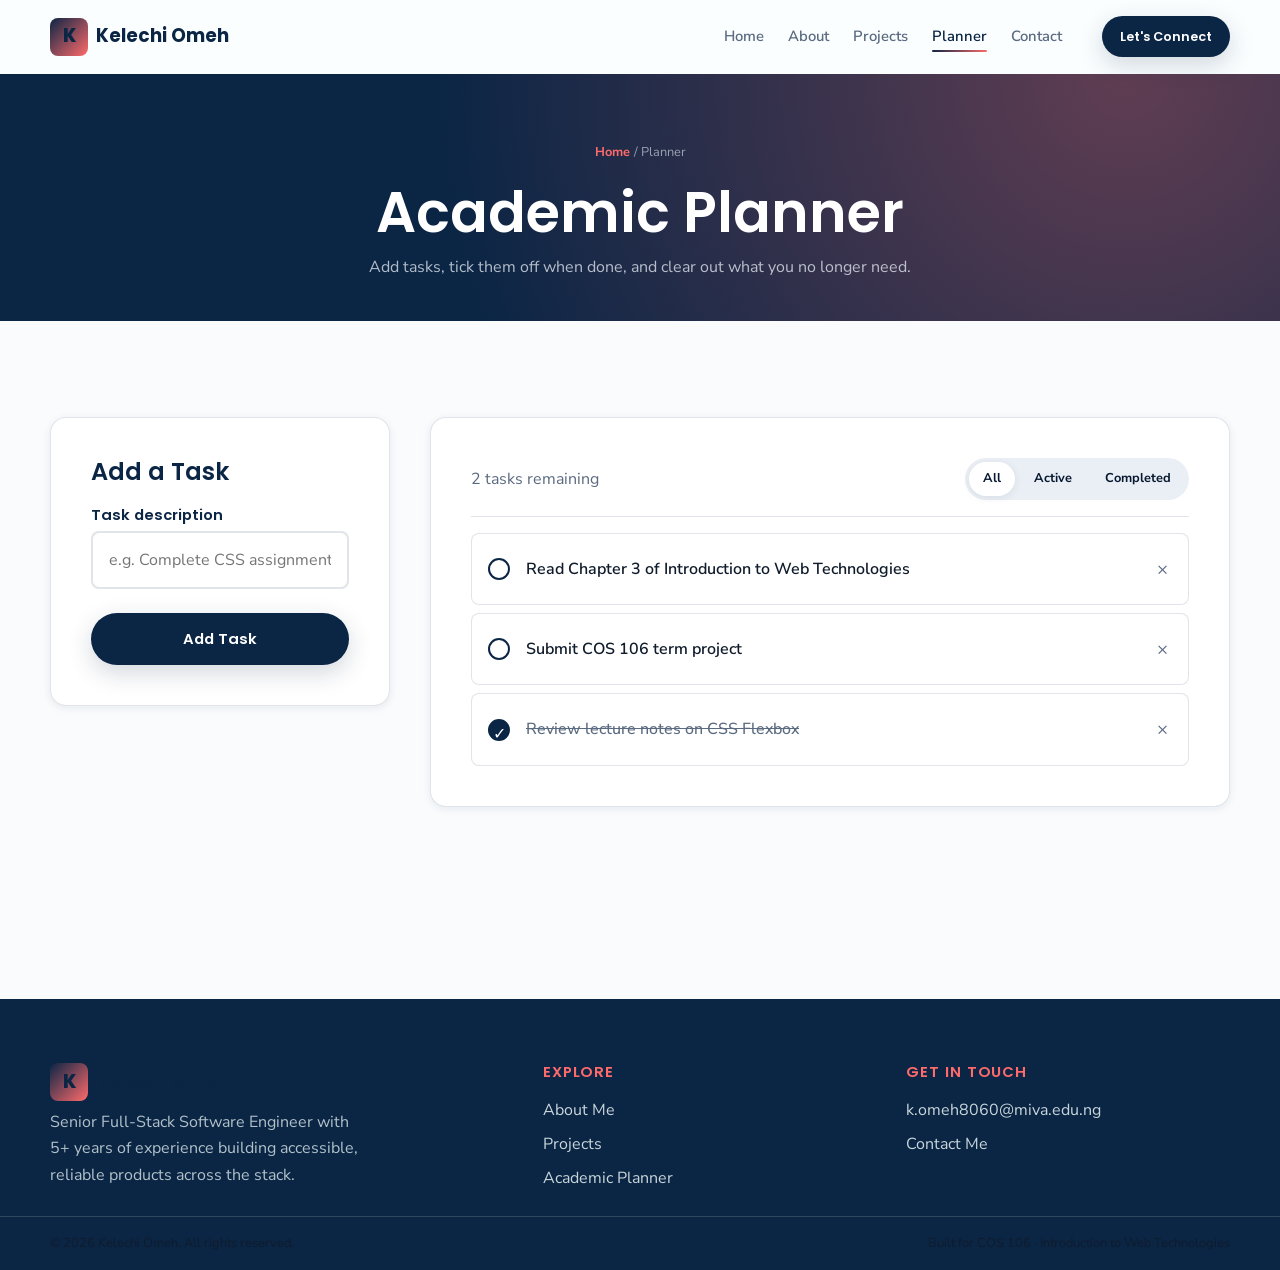
<file: planner.html>
<!DOCTYPE html>
<html lang="en">

<head>
  <meta charset="UTF-8" />
  <meta name="viewport" content="width=device-width, initial-scale=1.0" />
  <title>Academic Planner | Kelechi Omeh</title>
  <meta name="description" content="An interactive academic planner to add, complete and delete tasks." />
  <link rel="icon" type="image/svg+xml" href="assets/images/favicon.svg" />
  <link rel="preconnect" href="https://fonts.googleapis.com" />
  <link rel="preconnect" href="https://fonts.gstatic.com" crossorigin />
  <link
    href="https://fonts.googleapis.com/css2?family=Poppins:wght@600;700;800&family=Nunito+Sans:wght@400;600;700&display=swap"
    rel="stylesheet" />
  <link rel="stylesheet" href="assets/css/main.css" />
</head>

<body>
  <a href="#main" class="skip-link">Skip to content</a>

  <header class="site-header">
    <div class="container">
      <a href="index.html" class="brand">
        <span class="brand-mark">K</span>
        Kelechi Omeh
      </a>

      <nav class="main-nav" id="main-nav">
        <ul class="nav-list">
          <li><a href="index.html" class="nav-link">Home</a></li>
          <li><a href="about.html" class="nav-link">About</a></li>
          <li><a href="projects.html" class="nav-link">Projects</a></li>
          <li><a href="planner.html" class="nav-link">Planner</a></li>
          <li><a href="contact.html" class="nav-link">Contact</a></li>
        </ul>
        <a href="contact.html" class="btn btn-primary btn-sm nav-cta">Let's Connect</a>
      </nav>

      <button class="nav-toggle" id="nav-toggle" aria-label="Toggle navigation menu" aria-expanded="false"
        aria-controls="main-nav">
        <span></span><span></span><span></span>
      </button>
    </div>
  </header>

  <main id="main">
    <section class="page-banner">
      <div class="container">
        <p class="breadcrumb"><a href="index.html">Home</a> / Planner</p>
        <h1>Academic Planner</h1>
        <p class="text-muted">Add tasks, tick them off when done, and clear out what you no longer need.</p>
      </div>
    </section>

    <section class="section">
      <div class="container">
        <div class="planner-layout">
          <div class="card planner-form-card">
            <h2 style="font-size: var(--fs-lg); margin-bottom: var(--space-sm);">Add a Task</h2>
            <form id="task-form" novalidate>
              <div class="form-group">
                <label class="form-label" for="task-input">Task description</label>
                <input type="text" id="task-input" name="task" class="form-control"
                  placeholder="e.g. Complete CSS assignment" autocomplete="off" />
              </div>
              <button type="submit" class="btn btn-primary btn-block">Add Task</button>
            </form>
          </div>

          <div class="card planner-board">
            <div class="planner-board-header">
              <span id="task-count" class="text-muted"></span>
              <div class="planner-filters">
                <button type="button" class="planner-filter is-active" data-filter="all">All</button>
                <button type="button" class="planner-filter" data-filter="active">Active</button>
                <button type="button" class="planner-filter" data-filter="completed">Completed</button>
              </div>
            </div>

            <ul class="task-list" id="task-list"></ul>
            <p class="planner-empty" id="task-empty" hidden>Nothing here yet &mdash; add your first task above.</p>
          </div>
        </div>
      </div>
    </section>
  </main>

  <footer class="site-footer">
    <div class="container">
      <div class="footer-brand">
        <div class="brand"><span class="brand-mark">K</span> Kelechi Omeh</div>
        <p>Senior Full-Stack Software Engineer with 5+ years of experience building accessible, reliable products across the stack.</p>
      </div>
      <div>
        <h4 class="footer-heading">Explore</h4>
        <ul class="footer-links">
          <li><a href="about.html">About Me</a></li>
          <li><a href="projects.html">Projects</a></li>
          <li><a href="planner.html">Academic Planner</a></li>
        </ul>
      </div>
      <div>
        <h4 class="footer-heading">Get In Touch</h4>
        <ul class="footer-links">
          <li><a href="mailto:k.omeh8060@miva.edu.ng">k.omeh8060@miva.edu.ng</a></li>
          <li><a href="contact.html">Contact Me</a></li>
        </ul>
      </div>
    </div>
    <div class="footer-bottom">
      <div class="container">
        <p>&copy; <span id="year"></span> Kelechi Omeh. All rights reserved.</p>
        <p>Built for COS 106 &middot; Introduction to Web Technologies</p>
      </div>
    </div>
  </footer>

  <script type="module" src="assets/js/main.js"></script>
  <script type="module" src="assets/js/planner.js"></script>
</body>

</html>
</file>
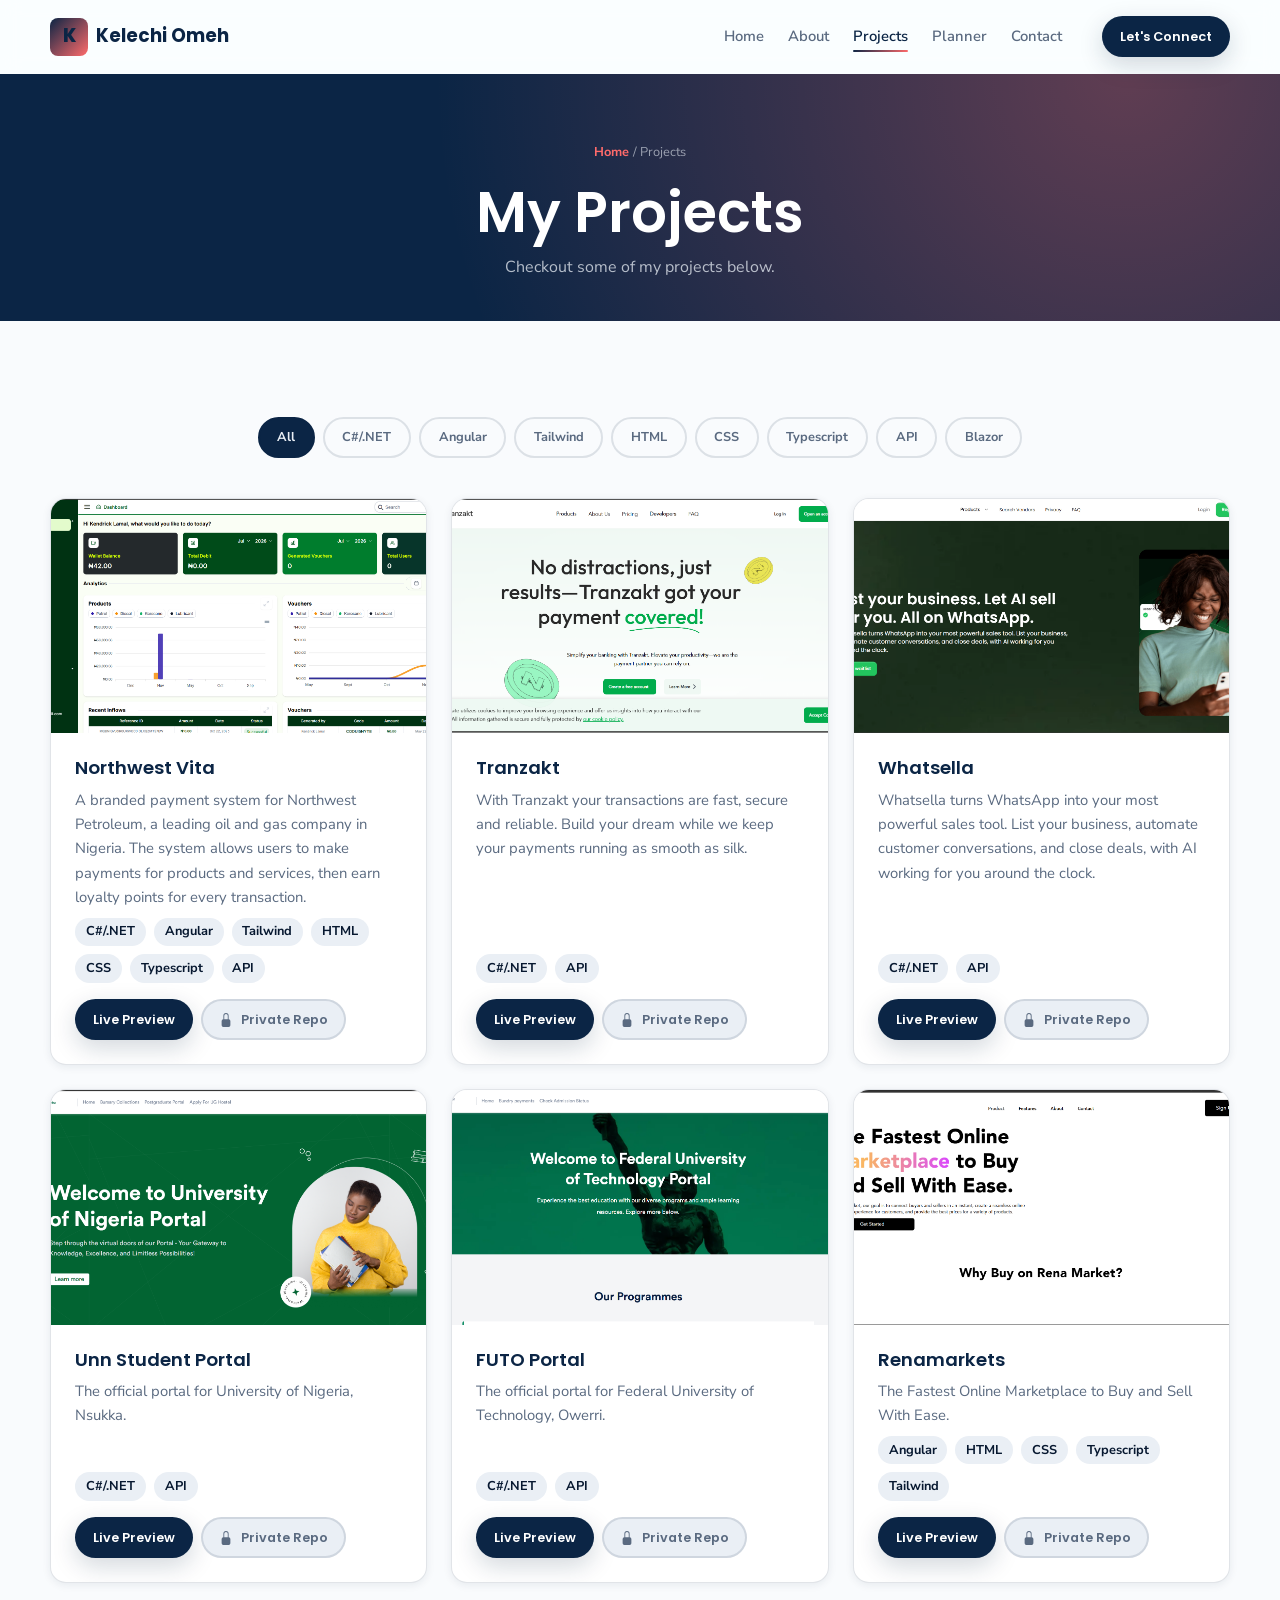
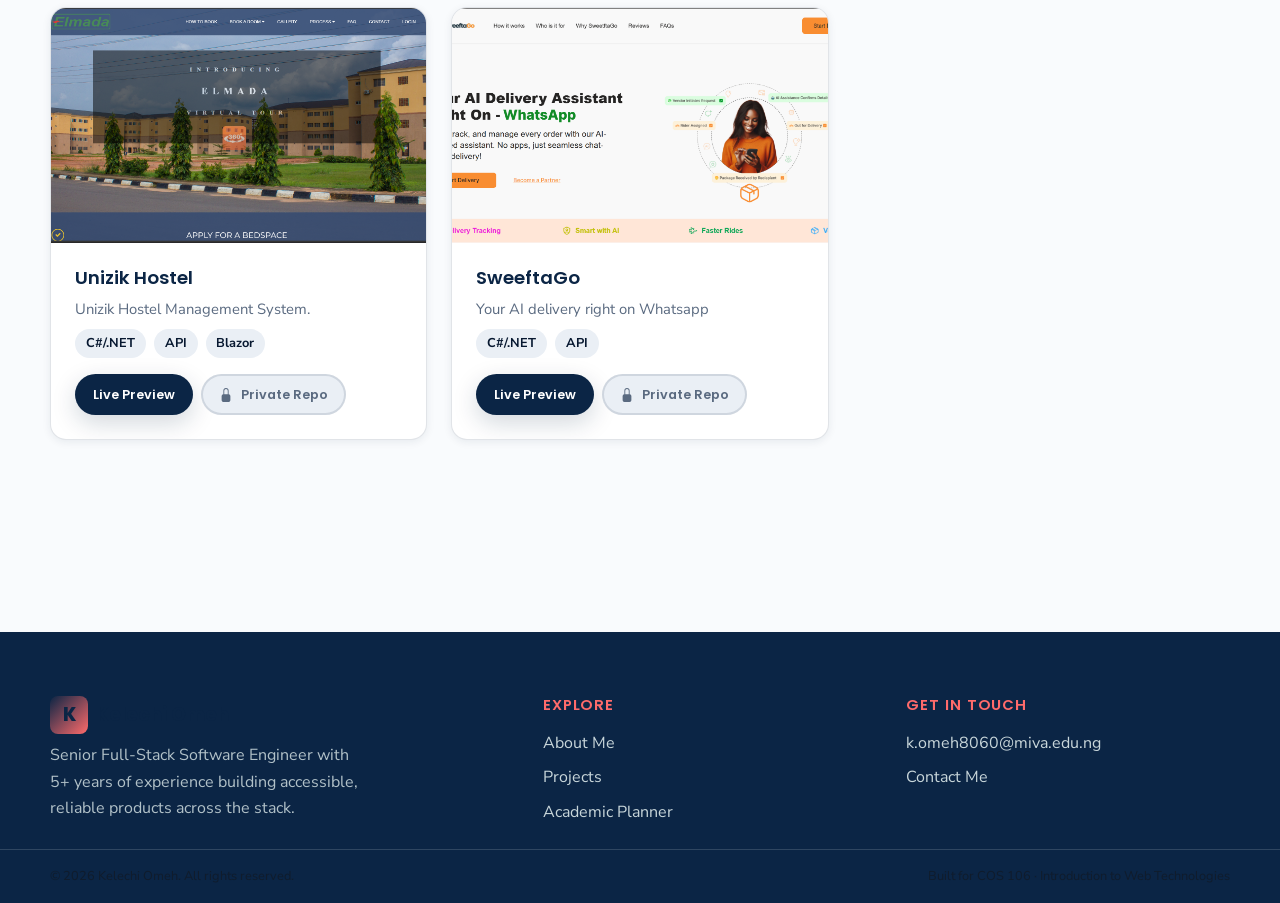
<file: projects.html>
<!DOCTYPE html>
<html lang="en">

<head>
  <meta charset="UTF-8" />
  <meta name="viewport" content="width=device-width, initial-scale=1.0" />
  <title>Projects | Kelechi Omeh</title>
  <meta name="description"
    content="A showcase of projects built by Kelechi Omeh, with links to live previews and source code on GitHub." />
  <link rel="icon" type="image/svg+xml" href="assets/images/favicon.svg" />
  <link rel="preconnect" href="https://fonts.googleapis.com" />
  <link rel="preconnect" href="https://fonts.gstatic.com" crossorigin />
  <link
    href="https://fonts.googleapis.com/css2?family=Poppins:wght@600;700;800&family=Nunito+Sans:wght@400;600;700&display=swap"
    rel="stylesheet" />
  <link rel="stylesheet" href="assets/css/main.css" />
</head>

<body>
  <a href="#main" class="skip-link">Skip to content</a>

  <header class="site-header">
    <div class="container">
      <a href="index.html" class="brand">
        <span class="brand-mark">K</span>
        Kelechi Omeh
      </a>

      <nav class="main-nav" id="main-nav">
        <ul class="nav-list">
          <li><a href="index.html" class="nav-link">Home</a></li>
          <li><a href="about.html" class="nav-link">About</a></li>
          <li><a href="projects.html" class="nav-link">Projects</a></li>
          <li><a href="planner.html" class="nav-link">Planner</a></li>
          <li><a href="contact.html" class="nav-link">Contact</a></li>
        </ul>
        <a href="contact.html" class="btn btn-primary btn-sm nav-cta">Let's Connect</a>
      </nav>

      <button class="nav-toggle" id="nav-toggle" aria-label="Toggle navigation menu" aria-expanded="false"
        aria-controls="main-nav">
        <span></span><span></span><span></span>
      </button>
    </div>
  </header>

  <main id="main">
    <section class="page-banner">
      <div class="container">
        <p class="breadcrumb"><a href="index.html">Home</a> / Projects</p>
        <h1>My Projects</h1>
        <p class="text-muted">
          Checkout some of my projects below.
        </p>
      </div>
    </section>

    <section class="section">
      <div class="container">
        <div class="projects-toolbar" id="projects-toolbar"></div>
        <div class="projects-grid" id="projects-grid"></div>
      </div>
    </section>
  </main>

  <footer class="site-footer">
    <div class="container">
      <div class="footer-brand">
        <div class="brand"><span class="brand-mark">K</span> Kelechi Omeh</div>
        <p>Senior Full-Stack Software Engineer with 5+ years of experience building accessible, reliable products across
          the stack.</p>
      </div>
      <div>
        <h4 class="footer-heading">Explore</h4>
        <ul class="footer-links">
          <li><a href="about.html">About Me</a></li>
          <li><a href="projects.html">Projects</a></li>
          <li><a href="planner.html">Academic Planner</a></li>
        </ul>
      </div>
      <div>
        <h4 class="footer-heading">Get In Touch</h4>
        <ul class="footer-links">
          <li><a href="mailto:k.omeh8060@miva.edu.ng">k.omeh8060@miva.edu.ng</a></li>
          <li><a href="contact.html">Contact Me</a></li>
        </ul>
      </div>
    </div>
    <div class="footer-bottom">
      <div class="container">
        <p>&copy; <span id="year"></span> Kelechi Omeh. All rights reserved.</p>
        <p>Built for COS 106 &middot; Introduction to Web Technologies</p>
      </div>
    </div>
  </footer>

  <script type="module" src="assets/js/main.js"></script>
  <script type="module" src="assets/js/projects.js"></script>
</body>

</html>
</file>
<file: assets/css/main.css>
/* ==========================================================================
   Main stylesheet entry point
   Import order matters: tokens -> reset/base -> layout -> components ->
   animations -> page overrides.
   ========================================================================== */

@import url('variables.css');
@import url('base.css');
@import url('layout.css');
@import url('components.css');
@import url('animations.css');
@import url('pages.css');
</file>
